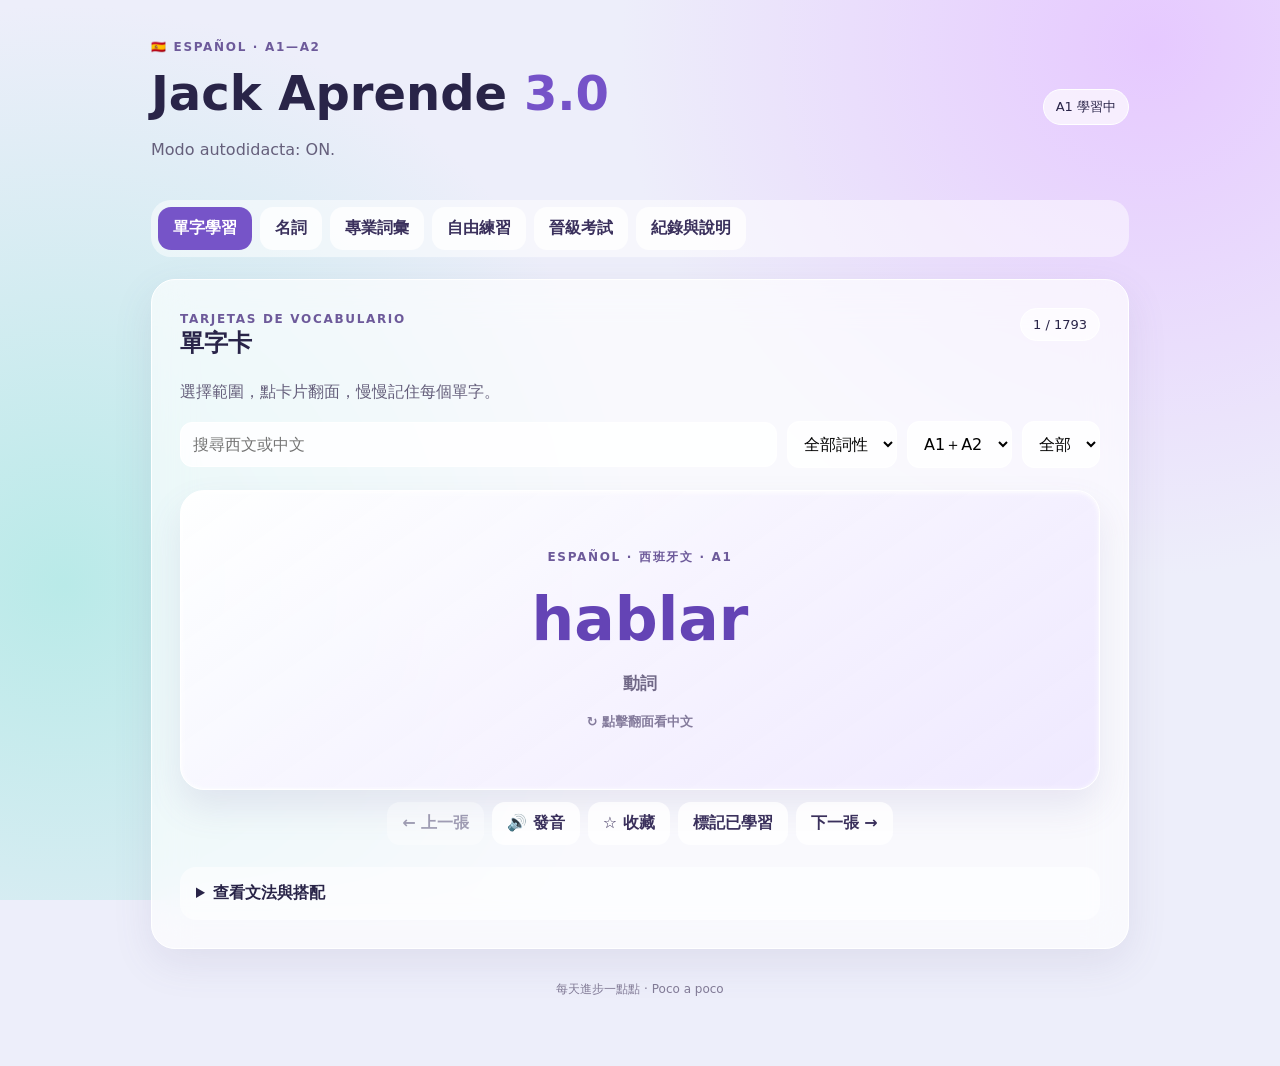
<file: index.html>
<!doctype html><html lang="zh-Hant"><head><meta charset="utf-8"><meta name="viewport" content="width=device-width,initial-scale=1"><meta name="theme-color" content="#ede9fa"><meta name="description" content="Jack Aprende 西班牙文學習"><link rel="manifest" href="manifest.webmanifest"><link rel="icon" href="icon.svg" type="image/svg+xml"><link rel="stylesheet" href="style-v25.css"><title>Jack Aprende 3.0</title></head><body><main><header><div><span class="eyebrow">🇪🇸 ESPAÑOL · A1—A2</span><h1>Jack Aprende <span>3.0</span></h1><p>Modo autodidacta: ON.</p></div><div id="status" class="badge"></div></header><nav aria-label="主要導覽"><button data-page="learn">單字學習</button><button data-page="nouns">名詞</button><button data-page="professional">專業詞彙</button><button data-page="practice">自由練習</button><button data-page="exam">晉級考試</button><button data-page="about">紀錄與說明</button></nav><div id="app" aria-live="polite"></div><footer>每天進步一點點 · Poco a poco</footer></main><script src="data.js?v=26"></script><script src="app-v26.js"></script></body></html>
</file>
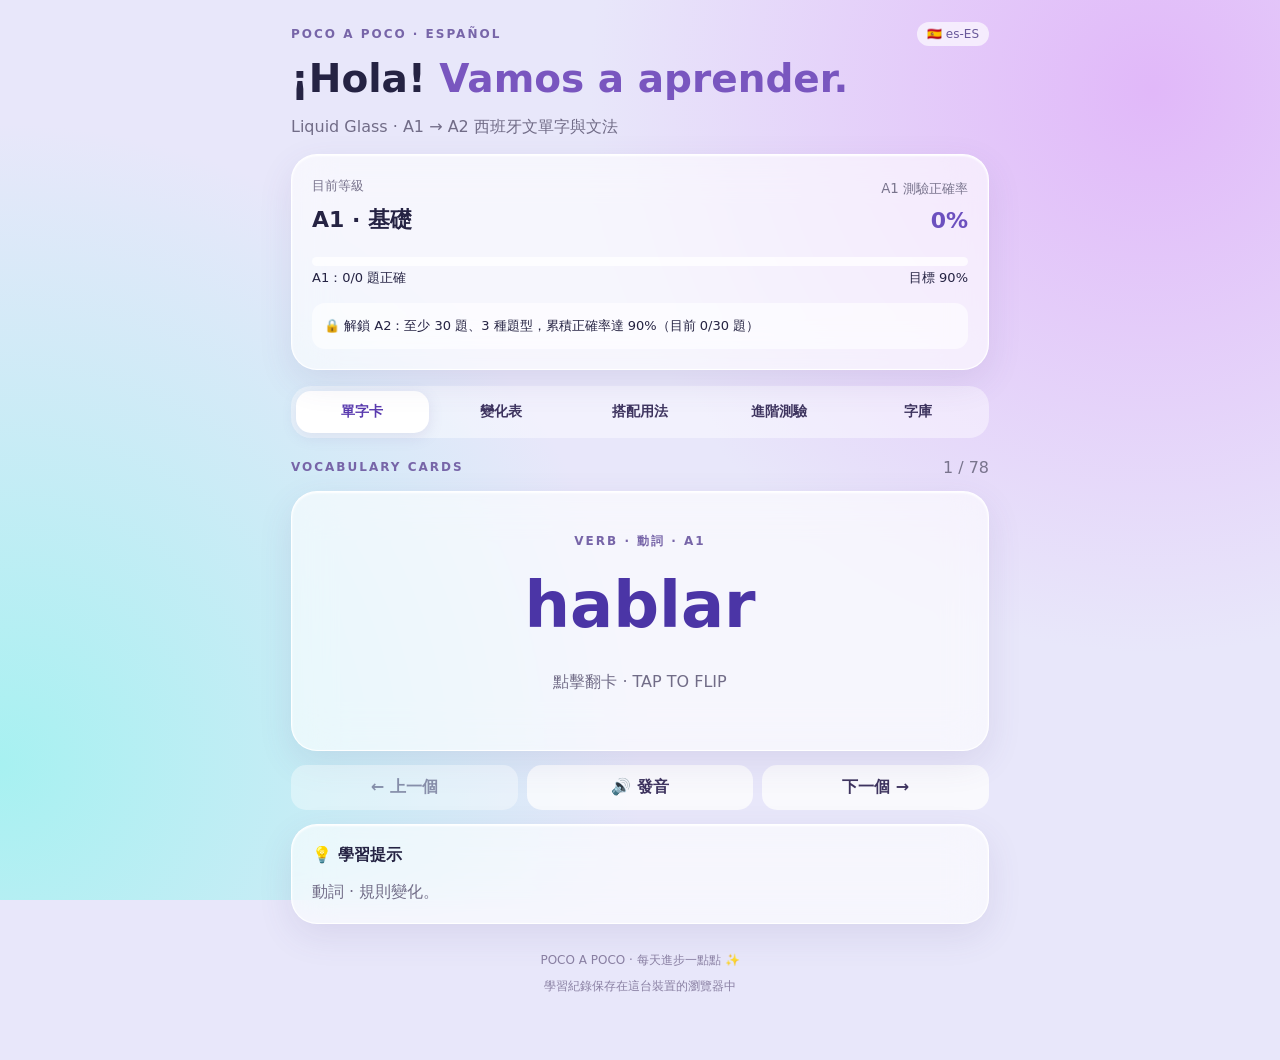
<file: legacy-2.1.html>
<!doctype html><html lang="zh-Hant"><head><meta charset="utf-8"><meta name="viewport" content="width=device-width,initial-scale=1"><title>Poco a Poco｜西班牙文學習</title><meta name="theme-color" content="#e8e7fa"><meta name="apple-mobile-web-app-capable" content="yes"><meta name="apple-mobile-web-app-status-bar-style" content="default"><meta name="apple-mobile-web-app-title" content="Poco a Poco"><meta name="description" content="A1–A2 西班牙文單字、變位與進階測驗"><link rel="manifest" href="manifest.webmanifest"><link rel="apple-touch-icon" href="icon-192.png"><style>
*{box-sizing:border-box}body{margin:0;font-family:system-ui,-apple-system,'Noto Sans TC',sans-serif;color:#252343;background:radial-gradient(circle at 90% 10%,#e1b8f9,transparent 40%),radial-gradient(circle at 0% 85%,#a7f1f1,transparent 43%),#e8e7fa;background-attachment:fixed}main{max-width:730px;margin:auto;padding:22px 16px 65px}.glass{background:#ffffff9c;border:1px solid #ffffffed;box-shadow:0 12px 35px #58458d1c,inset 0 1px 2px white;backdrop-filter:blur(20px);border-radius:26px;padding:20px;margin:14px 0}h1{font-size:clamp(27px,6vw,39px);margin:10px 0 4px}h2{font-size:22px;margin:10px 0}p{color:#716c87}small,.muted{color:#79748d}.eyebrow{font-size:12px;letter-spacing:2px;font-weight:800;color:#7765a8}.row{display:flex;align-items:center;justify-content:space-between;gap:10px}.bar{height:9px;border-radius:9px;background:#ffffffbd;overflow:hidden;margin-top:12px}.bar>div{height:100%;background:linear-gradient(90deg,#7779ec,#c675dc);transition:width .2s}button,input,select{font:inherit}button{cursor:pointer;border:0;border-radius:15px;padding:12px 14px;background:#ffffffbd;color:#3e345f;font-weight:700}button:disabled{opacity:.5;cursor:not-allowed}button.primary{background:linear-gradient(115deg,#6851c6,#a371df);color:white}nav{display:flex;gap:6px;background:#ffffff6b;padding:5px;border-radius:20px;margin-top:16px}nav button{flex:1;font-size:14px;background:transparent}nav button.on{background:white;color:#5a3baf;box-shadow:0 4px 15px #7a62a024}.card{min-height:260px;display:flex;align-items:center;justify-content:center;flex-direction:column;text-align:center;cursor:pointer}.word{font-size:clamp(40px,9vw,64px);font-weight:850;color:#4b35a6;overflow-wrap:anywhere}.buttons{display:flex;gap:9px}.buttons>*{flex:1}.hide{display:none!important}.grid{display:grid;grid-template-columns:repeat(2,minmax(0,1fr));gap:8px}.cell{background:#ffffffa3;padding:11px;border-radius:12px;font-size:13px;overflow-wrap:anywhere}.red{color:#d62d54;font-weight:800}.label{font-size:11px;color:#807993}.opt{display:block;width:100%;text-align:left;margin:9px 0;background:#ffffffb3;border:1px solid #ffffff;border-radius:14px;padding:14px}.opt.right{background:#d4f6e5;border-color:#51a87e}.opt.wrong{background:#ffe1e8;border-color:#d85e80}.textentry{width:100%;border:1px solid #ffffff;border-radius:14px;background:#fffdfdd9;padding:14px;font-size:17px;outline-color:#9575d9}.chip{display:inline-block;background:#ffffffa8;padding:5px 10px;border-radius:20px;font-size:12px;color:#69589a}.stats{font-size:13px;line-height:1.9}#feedback{font-weight:700;margin-top:12px;min-height:23px}.footer{text-align:center;font-size:12px;margin-top:28px;color:#8a80a3}select{background:#fff9;border:1px solid white;border-radius:12px;padding:8px;max-width:100%}.topbar{display:flex;justify-content:space-between;align-items:center}.hint{background:#fff9;padding:12px;border-radius:13px;font-size:13px;margin-top:12px;line-height:1.7}@media(max-width:380px){.glass{padding:15px}nav button{font-size:12px;padding:10px 4px}.buttons button{font-size:12px;padding:10px 4px}}
nav{flex-wrap:wrap} nav button{min-width:0;white-space:nowrap} </style></head><body><main><div class="topbar"><span class="eyebrow">POCO A POCO · ESPAÑOL</span><span class="chip">🇪🇸 es-ES</span></div><h1>¡Hola! <span style="color:#7956bf">Vamos a aprender.</span></h1><p>Liquid Glass · A1 → A2 西班牙文單字與文法</p><section class="glass"><div class="row"><div><small>目前等級</small><h2 id="level">A1 基礎</h2></div><div style="text-align:right"><small>A1 測驗正確率</small><h2 id="score" style="color:#6c50bf">0%</h2></div></div><div class="bar"><div id="progress" style="width:0%"></div></div><div class="row stats"><span id="count"></span><span>目標 90%</span></div><div id="lock" class="hint"></div></section><nav><button data-tab="cards" class="on">單字卡</button><button data-tab="grammar">變化表</button><button data-tab="uses">搭配用法</button><button data-tab="quiz">進階測驗</button><button data-tab="library">字庫</button></nav>
<section id="cards"><div class="row" style="margin-top:20px"><span class="eyebrow">VOCABULARY CARDS</span><span id="position" class="muted"></span></div><div id="flash" class="glass card" tabindex="0" role="button"><span id="kind" class="eyebrow"></span><div id="word" class="word" style="margin-top:18px"></div><div id="meaning" style="font-size:21px;margin-top:14px"></div><p id="fliptext">點擊翻卡 · TAP TO FLIP</p></div><div class="buttons"><button id="prev">← 上一個</button><button id="speak">🔊 發音</button><button id="next">下一個 →</button></div><div class="glass"><b>💡 學習提示</b><p id="tip" style="margin-bottom:0"></p></div></section>
<section id="grammar" class="hide"><div class="glass"><div class="eyebrow">GRAMMAR LAB</div><div id="grammarbody"></div></div><div class="buttons"><button id="gprev">← 上一個</button><button id="gspeak">🔊 發音</button><button id="gnext">下一個 →</button></div></section>
<section id="uses" class="hide"><div class="glass"><div class="eyebrow">USOS Y EJEMPLOS</div><div id="usesbody"></div></div><div class="buttons"><button id="uprev">← 上一個動詞</button><button id="unext">下一個動詞 →</button></div></section><section id="quiz" class="hide"><div class="glass"><div class="row"><span class="eyebrow">CHALLENGE MODE</span><span id="qnum" class="chip"></span></div><div class="row" style="margin-top:14px"><label>難度 <select id="difficulty"><option value="mixed">混合挑戰</option><option value="hard">高難度填空</option><option value="choice">干擾選擇題</option></select></label><span class="chip" id="qtype"></span></div><h2 id="question" style="margin:24px 0 16px"></h2><div id="qarea"></div><div id="feedback"></div><button id="submit" class="primary" style="width:100%;margin-top:12px">確認答案</button><button id="nextq" class="primary hide" style="width:100%;margin-top:12px">下一題 →</button></div><div class="hint">填空題接受大小寫及重音符號的標準拼寫；必須填寫完整答案。錯誤會計入成績，不能靠重複點選同一題洗分。</div></section>
<section id="library" class="hide"><div class="glass"><h2>單字資料庫</h2><div class="row"><select id="filter"><option value="all">全部已解鎖</option><option value="v">動詞</option><option value="n">名詞</option><option value="a">形容詞</option></select><span id="librarycount" class="chip"></span></div><div id="librarybody" style="margin-top:14px"></div></div></section>
<div class="footer">POCO A POCO · 每天進步一點點 ✨<div style="margin-top:9px">學習紀錄保存在這台裝置的瀏覽器中</div></div></main><script>window.addEventListener("error",function(e){var el=document.getElementById("word");if(el&&!el.textContent.trim())el.textContent="載入發生錯誤，請重新整理";});const DATA=[{"w": "hablar", "zh": "說話", "t": "v", "level": "A1", "p": ["hablo", "hablas", "habla", "hablamos", "habláis", "hablan"], "s": ["hablé", "hablaste", "habló", "hablamos", "hablasteis", "hablaron"], "part": "hablado", "ger": "hablando", "irr": {"p": false, "s": false, "part": false, "ger": false}}, {"w": "bailar", "zh": "跳舞", "t": "v", "level": "A1", "p": ["bailo", "bailas", "baila", "bailamos", "bailáis", "bailan"], "s": ["bailé", "bailaste", "bailó", "bailamos", "bailasteis", "bailaron"], "part": "bailado", "ger": "bailando", "irr": {"p": false, "s": false, "part": false, "ger": false}}, {"w": "trabajar", "zh": "工作", "t": "v", "level": "A1", "p": ["trabajo", "trabajas", "trabaja", "trabajamos", "trabajáis", "trabajan"], "s": ["trabajé", "trabajaste", "trabajó", "trabajamos", "trabajasteis", "trabajaron"], "part": "trabajado", "ger": "trabajando", "irr": {"p": false, "s": false, "part": false, "ger": false}}, {"w": "estudiar", "zh": "學習", "t": "v", "level": "A1", "p": ["estudio", "estudias", "estudia", "estudiamos", "estudiáis", "estudian"], "s": ["estudié", "estudiaste", "estudió", "estudiamos", "estudiasteis", "estudiaron"], "part": "estudiado", "ger": "estudiando", "irr": {"p": false, "s": false, "part": false, "ger": false}}, {"w": "comprar", "zh": "購買", "t": "v", "level": "A1", "p": ["compro", "compras", "compra", "compramos", "compráis", "compran"], "s": ["compré", "compraste", "compró", "compramos", "comprasteis", "compraron"], "part": "comprado", "ger": "comprando", "irr": {"p": false, "s": false, "part": false, "ger": false}}, {"w": "mirar", "zh": "觀看", "t": "v", "level": "A1", "p": ["miro", "miras", "mira", "miramos", "miráis", "miran"], "s": ["miré", "miraste", "miró", "miramos", "mirasteis", "miraron"], "part": "mirado", "ger": "mirando", "irr": {"p": false, "s": false, "part": false, "ger": false}}, {"w": "viajar", "zh": "旅行", "t": "v", "level": "A1", "p": ["viajo", "viajas", "viaja", "viajamos", "viajáis", "viajan"], "s": ["viajé", "viajaste", "viajó", "viajamos", "viajasteis", "viajaron"], "part": "viajado", "ger": "viajando", "irr": {"p": false, "s": false, "part": false, "ger": false}}, {"w": "escuchar", "zh": "聆聽", "t": "v", "level": "A1", "p": ["escucho", "escuchas", "escucha", "escuchamos", "escucháis", "escuchan"], "s": ["escuché", "escuchaste", "escuchó", "escuchamos", "escuchasteis", "escucharon"], "part": "escuchado", "ger": "escuchando", "irr": {"p": false, "s": false, "part": false, "ger": false}}, {"w": "comer", "zh": "吃", "t": "v", "level": "A1", "p": ["como", "comes", "come", "comemos", "coméis", "comen"], "s": ["comí", "comiste", "comió", "comimos", "comisteis", "comieron"], "part": "comido", "ger": "comiendo", "irr": {"p": false, "s": false, "part": false, "ger": false}}, {"w": "beber", "zh": "喝", "t": "v", "level": "A1", "p": ["bebo", "bebes", "bebe", "bebemos", "bebéis", "beben"], "s": ["bebí", "bebiste", "bebió", "bebimos", "bebisteis", "bebieron"], "part": "bebido", "ger": "bebiendo", "irr": {"p": false, "s": false, "part": false, "ger": false}}, {"w": "aprender", "zh": "學會", "t": "v", "level": "A1", "p": ["aprendo", "aprendes", "aprende", "aprendemos", "aprendéis", "aprenden"], "s": ["aprendí", "aprendiste", "aprendió", "aprendimos", "aprendisteis", "aprendieron"], "part": "aprendido", "ger": "aprendiendo", "irr": {"p": false, "s": false, "part": false, "ger": false}}, {"w": "vender", "zh": "販售", "t": "v", "level": "A1", "p": ["vendo", "vendes", "vende", "vendemos", "vendéis", "venden"], "s": ["vendí", "vendiste", "vendió", "vendimos", "vendisteis", "vendieron"], "part": "vendido", "ger": "vendiendo", "irr": {"p": false, "s": false, "part": false, "ger": false}}, {"w": "vivir", "zh": "居住", "t": "v", "level": "A1", "p": ["vivo", "vives", "vive", "vivimos", "vivís", "viven"], "s": ["viví", "viviste", "vivió", "vivimos", "vivisteis", "vivieron"], "part": "vivido", "ger": "viviendo", "irr": {"p": false, "s": false, "part": false, "ger": false}}, {"w": "escribir", "zh": "寫", "t": "v", "level": "A1", "p": ["escribo", "escribes", "escribe", "escribimos", "escribís", "escriben"], "s": ["escribí", "escribiste", "escribió", "escribimos", "escribisteis", "escribieron"], "part": "escrito", "ger": "escribiendo", "irr": {"p": false, "s": false, "part": true, "ger": false}}, {"w": "abrir", "zh": "打開", "t": "v", "level": "A1", "p": ["abro", "abres", "abre", "abrimos", "abrís", "abren"], "s": ["abrí", "abriste", "abrió", "abrimos", "abristeis", "abrieron"], "part": "abierto", "ger": "abriendo", "irr": {"p": false, "s": false, "part": true, "ger": false}}, {"w": "recibir", "zh": "收到", "t": "v", "level": "A1", "p": ["recibo", "recibes", "recibe", "recibimos", "recibís", "reciben"], "s": ["recibí", "recibiste", "recibió", "recibimos", "recibisteis", "recibieron"], "part": "recibido", "ger": "recibiendo", "irr": {"p": false, "s": false, "part": false, "ger": false}}, {"w": "tener", "zh": "有", "t": "v", "level": "A1", "p": ["tengo", "tienes", "tiene", "tenemos", "tenéis", "tienen"], "s": ["tuve", "tuviste", "tuvo", "tuvimos", "tuvisteis", "tuvieron"], "part": "tenido", "ger": "teniendo", "irr": {"p": true, "s": true, "part": false, "ger": false}}, {"w": "hacer", "zh": "做", "t": "v", "level": "A1", "p": ["hago", "haces", "hace", "hacemos", "hacéis", "hacen"], "s": ["hice", "hiciste", "hizo", "hicimos", "hicisteis", "hicieron"], "part": "hecho", "ger": "haciendo", "irr": {"p": true, "s": true, "part": true, "ger": false}}, {"w": "ir", "zh": "去", "t": "v", "level": "A1", "p": ["voy", "vas", "va", "vamos", "vais", "van"], "s": ["fui", "fuiste", "fue", "fuimos", "fuisteis", "fueron"], "part": "ido", "ger": "yendo", "irr": {"p": true, "s": true, "part": false, "ger": true}}, {"w": "ser", "zh": "是（本質）", "t": "v", "level": "A1", "p": ["soy", "eres", "es", "somos", "sois", "son"], "s": ["fui", "fuiste", "fue", "fuimos", "fuisteis", "fueron"], "part": "sido", "ger": "siendo", "irr": {"p": true, "s": true, "part": false, "ger": true}}, {"w": "estar", "zh": "是／在（狀態）", "t": "v", "level": "A1", "p": ["estoy", "estás", "está", "estamos", "estáis", "están"], "s": ["estuve", "estuviste", "estuvo", "estuvimos", "estuvisteis", "estuvieron"], "part": "estado", "ger": "estando", "irr": {"p": true, "s": true, "part": false, "ger": false}}, {"w": "ver", "zh": "看見", "t": "v", "level": "A1", "p": ["veo", "ves", "ve", "vemos", "veis", "ven"], "s": ["vi", "viste", "vio", "vimos", "visteis", "vieron"], "part": "visto", "ger": "viendo", "irr": {"p": true, "s": true, "part": true, "ger": true}}, {"w": "dar", "zh": "給", "t": "v", "level": "A1", "p": ["doy", "das", "da", "damos", "dais", "dan"], "s": ["di", "diste", "dio", "dimos", "disteis", "dieron"], "part": "dado", "ger": "dando", "irr": {"p": true, "s": true, "part": false, "ger": false}}, {"w": "poner", "zh": "放置", "t": "v", "level": "A1", "p": ["pongo", "pones", "pone", "ponemos", "ponéis", "ponen"], "s": ["puse", "pusiste", "puso", "pusimos", "pusisteis", "pusieron"], "part": "puesto", "ger": "poniendo", "irr": {"p": true, "s": true, "part": true, "ger": false}}, {"w": "venir", "zh": "來", "t": "v", "level": "A1", "p": ["vengo", "vienes", "viene", "venimos", "venís", "vienen"], "s": ["vine", "viniste", "vino", "vinimos", "vinisteis", "vinieron"], "part": "venido", "ger": "viniendo", "irr": {"p": true, "s": true, "part": false, "ger": true}}, {"w": "salir", "zh": "出去", "t": "v", "level": "A1", "p": ["salgo", "sales", "sale", "salimos", "salís", "salen"], "s": ["salí", "saliste", "salió", "salimos", "salisteis", "salieron"], "part": "salido", "ger": "saliendo", "irr": {"p": true, "s": false, "part": false, "ger": false}}, {"w": "dormir", "zh": "睡覺", "t": "v", "level": "A1", "p": ["duermo", "duermes", "duerme", "dormimos", "dormís", "duermen"], "s": ["dormí", "dormiste", "durmió", "dormimos", "dormisteis", "durmieron"], "part": "dormido", "ger": "durmiendo", "irr": {"p": true, "s": true, "part": false, "ger": true}}, {"w": "querer", "zh": "想要", "t": "v", "level": "A1", "p": ["quiero", "quieres", "quiere", "queremos", "queréis", "quieren"], "s": ["quise", "quisiste", "quiso", "quisimos", "quisisteis", "quisieron"], "part": "querido", "ger": "queriendo", "irr": {"p": true, "s": true, "part": false, "ger": false}}, {"w": "poder", "zh": "能夠", "t": "v", "level": "A1", "p": ["puedo", "puedes", "puede", "podemos", "podéis", "pueden"], "s": ["pude", "pudiste", "pudo", "pudimos", "pudisteis", "pudieron"], "part": "podido", "ger": "pudiendo", "irr": {"p": true, "s": true, "part": false, "ger": true}}, {"w": "saber", "zh": "知道", "t": "v", "level": "A1", "p": ["sé", "sabes", "sabe", "sabemos", "sabéis", "saben"], "s": ["supe", "supiste", "supo", "supimos", "supisteis", "supieron"], "part": "sabido", "ger": "sabiendo", "irr": {"p": true, "s": true, "part": false, "ger": false}}, {"w": "pedir", "zh": "請求／點餐", "t": "v", "level": "A2", "p": ["pido", "pides", "pide", "pedimos", "pedís", "piden"], "s": ["pedí", "pediste", "pidió", "pedimos", "pedisteis", "pidieron"], "part": "pedido", "ger": "pidiendo", "irr": {"p": true, "s": true, "part": false, "ger": true}}, {"w": "volver", "zh": "返回", "t": "v", "level": "A2", "p": ["vuelvo", "vuelves", "vuelve", "volvemos", "volvéis", "vuelven"], "s": ["volví", "volviste", "volvió", "volvimos", "volvisteis", "volvieron"], "part": "vuelto", "ger": "volviendo", "irr": {"p": true, "s": false, "part": true, "ger": false}}, {"w": "decir", "zh": "說／告訴", "t": "v", "level": "A2", "p": ["digo", "dices", "dice", "decimos", "decís", "dicen"], "s": ["dije", "dijiste", "dijo", "dijimos", "dijisteis", "dijeron"], "part": "dicho", "ger": "diciendo", "irr": {"p": true, "s": true, "part": true, "ger": true}}, {"w": "seguir", "zh": "繼續／跟隨", "t": "v", "level": "A2", "p": ["sigo", "sigues", "sigue", "seguimos", "seguís", "siguen"], "s": ["seguí", "seguiste", "siguió", "seguimos", "seguisteis", "siguieron"], "part": "seguido", "ger": "siguiendo", "irr": {"p": true, "s": true, "part": false, "ger": true}}, {"w": "sentir", "zh": "感覺", "t": "v", "level": "A2", "p": ["siento", "sientes", "siente", "sentimos", "sentís", "sienten"], "s": ["sentí", "sentiste", "sintió", "sentimos", "sentisteis", "sintieron"], "part": "sentido", "ger": "sintiendo", "irr": {"p": true, "s": true, "part": false, "ger": true}}, {"w": "conseguir", "zh": "取得／設法做到", "t": "v", "level": "A2", "p": ["consigo", "consigues", "consigue", "conseguimos", "conseguís", "consiguen"], "s": ["conseguí", "conseguiste", "consiguió", "conseguimos", "conseguisteis", "consiguieron"], "part": "conseguido", "ger": "consiguiendo", "irr": {"p": true, "s": true, "part": false, "ger": true}}, {"w": "elegir", "zh": "選擇", "t": "v", "level": "A2", "p": ["elijo", "eliges", "elige", "elegimos", "elegís", "eligen"], "s": ["elegí", "elegiste", "eligió", "elegimos", "elegisteis", "eligieron"], "part": "elegido", "ger": "eligiendo", "irr": {"p": true, "s": true, "part": false, "ger": false}}, {"w": "conocer", "zh": "認識", "t": "v", "level": "A2", "p": ["conozco", "conoces", "conoce", "conocemos", "conocéis", "conocen"], "s": ["conocí", "conociste", "conoció", "conocimos", "conocisteis", "conocieron"], "part": "conocido", "ger": "conociendo", "irr": {"p": true, "s": false, "part": false, "ger": false}}, {"w": "traer", "zh": "帶來", "t": "v", "level": "A2", "p": ["traigo", "traes", "trae", "traemos", "traéis", "traen"], "s": ["traje", "trajiste", "trajo", "trajimos", "trajisteis", "trajeron"], "part": "traído", "ger": "trayendo", "irr": {"p": true, "s": true, "part": false, "ger": true}}, {"w": "leer", "zh": "閱讀", "t": "v", "level": "A1", "p": ["leo", "lees", "lee", "leemos", "leéis", "leen"], "s": ["leí", "leíste", "leyó", "leímos", "leísteis", "leyeron"], "part": "leído", "ger": "leyendo", "irr": {"p": false, "s": false, "part": false, "ger": true}}, {"w": "casa", "zh": "家／房子", "t": "n", "level": "A1", "g": "f", "plural": "casas", "count": "可數", "irr": false}, {"w": "libro", "zh": "書", "t": "n", "level": "A1", "g": "m", "plural": "libros", "count": "可數", "irr": false}, {"w": "agua", "zh": "水", "t": "n", "level": "A1", "g": "f", "plural": "aguas", "count": "通常不可數", "irr": true}, {"w": "café", "zh": "咖啡", "t": "n", "level": "A1", "g": "m", "plural": "cafés", "count": "依語意", "irr": false}, {"w": "ciudad", "zh": "城市", "t": "n", "level": "A1", "g": "f", "plural": "ciudades", "count": "可數", "irr": false}, {"w": "luz", "zh": "光／燈", "t": "n", "level": "A1", "g": "f", "plural": "luces", "count": "依語意", "irr": true}, {"w": "coche", "zh": "汽車", "t": "n", "level": "A1", "g": "m", "plural": "coches", "count": "可數", "irr": false}, {"w": "calle", "zh": "街道", "t": "n", "level": "A1", "g": "f", "plural": "calles", "count": "可數", "irr": false}, {"w": "mesa", "zh": "桌子", "t": "n", "level": "A1", "g": "f", "plural": "mesas", "count": "可數", "irr": false}, {"w": "silla", "zh": "椅子", "t": "n", "level": "A1", "g": "f", "plural": "sillas", "count": "可數", "irr": false}, {"w": "pan", "zh": "麵包", "t": "n", "level": "A1", "g": "m", "plural": "panes", "count": "依語意", "irr": false}, {"w": "leche", "zh": "牛奶", "t": "n", "level": "A1", "g": "f", "plural": "leches", "count": "通常不可數", "irr": false}, {"w": "arroz", "zh": "米飯", "t": "n", "level": "A1", "g": "m", "plural": "arroces", "count": "通常不可數", "irr": false}, {"w": "tiempo", "zh": "時間／天氣", "t": "n", "level": "A1", "g": "m", "plural": "tiempos", "count": "依語意", "irr": false}, {"w": "día", "zh": "一天", "t": "n", "level": "A1", "g": "m", "plural": "días", "count": "可數", "irr": true}, {"w": "noche", "zh": "夜晚", "t": "n", "level": "A1", "g": "f", "plural": "noches", "count": "可數", "irr": false}, {"w": "mano", "zh": "手", "t": "n", "level": "A1", "g": "f", "plural": "manos", "count": "可數", "irr": true}, {"w": "foto", "zh": "照片", "t": "n", "level": "A1", "g": "f", "plural": "fotos", "count": "可數", "irr": true}, {"w": "problema", "zh": "問題", "t": "n", "level": "A1", "g": "m", "plural": "problemas", "count": "可數", "irr": true}, {"w": "idioma", "zh": "語言", "t": "n", "level": "A1", "g": "m", "plural": "idiomas", "count": "可數", "irr": true}, {"w": "trabajo", "zh": "工作", "t": "n", "level": "A1", "g": "m", "plural": "trabajos", "count": "依語意", "irr": false}, {"w": "amigo", "zh": "朋友", "t": "n", "level": "A1", "g": "m", "plural": "amigos", "count": "可數", "irr": false}, {"w": "familia", "zh": "家庭", "t": "n", "level": "A1", "g": "f", "plural": "familias", "count": "可數", "irr": false}, {"w": "comida", "zh": "食物／餐點", "t": "n", "level": "A1", "g": "f", "plural": "comidas", "count": "依語意", "irr": false}, {"w": "habitación", "zh": "房間", "t": "n", "level": "A1", "g": "f", "plural": "habitaciones", "count": "可數", "irr": false}, {"w": "estación", "zh": "車站", "t": "n", "level": "A1", "g": "f", "plural": "estaciones", "count": "可數", "irr": false}, {"w": "billete", "zh": "票", "t": "n", "level": "A1", "g": "m", "plural": "billetes", "count": "可數", "irr": false}, {"w": "viaje", "zh": "旅行", "t": "n", "level": "A2", "g": "m", "plural": "viajes", "count": "可數", "irr": false}, {"w": "información", "zh": "資訊", "t": "n", "level": "A2", "g": "f", "plural": "informaciones", "count": "通常不可數", "irr": false}, {"w": "oportunidad", "zh": "機會", "t": "n", "level": "A2", "g": "f", "plural": "oportunidades", "count": "可數", "irr": false}, {"w": "experiencia", "zh": "經驗／體驗", "t": "n", "level": "A2", "g": "f", "plural": "experiencias", "count": "依語意", "irr": false}, {"w": "decisión", "zh": "決定", "t": "n", "level": "A2", "g": "f", "plural": "decisiones", "count": "可數", "irr": false}, {"w": "reunión", "zh": "會議", "t": "n", "level": "A2", "g": "f", "plural": "reuniones", "count": "可數", "irr": false}, {"w": "consejo", "zh": "建議", "t": "n", "level": "A2", "g": "m", "plural": "consejos", "count": "可數", "irr": false}, {"w": "equipo", "zh": "團隊／設備", "t": "n", "level": "A2", "g": "m", "plural": "equipos", "count": "可數", "irr": false}, {"w": "presupuesto", "zh": "預算", "t": "n", "level": "A2", "g": "m", "plural": "presupuestos", "count": "可數", "irr": false}, {"w": "recuerdo", "zh": "回憶", "t": "n", "level": "A2", "g": "m", "plural": "recuerdos", "count": "可數", "irr": false}, {"w": "paisaje", "zh": "風景", "t": "n", "level": "A2", "g": "m", "plural": "paisajes", "count": "可數", "irr": false}, {"w": "película", "zh": "電影", "t": "n", "level": "A2", "g": "f", "plural": "películas", "count": "可數", "irr": false}, {"w": "salud", "zh": "健康", "t": "n", "level": "A2", "g": "f", "plural": "saludes", "count": "通常不可數", "irr": false}, {"w": "bonito", "zh": "漂亮", "t": "a", "level": "A1"}, {"w": "grande", "zh": "大", "t": "a", "level": "A1"}, {"w": "pequeño", "zh": "小", "t": "a", "level": "A1"}, {"w": "nuevo", "zh": "新", "t": "a", "level": "A1"}, {"w": "viejo", "zh": "舊／年老", "t": "a", "level": "A1"}, {"w": "bueno", "zh": "好", "t": "a", "level": "A1"}, {"w": "malo", "zh": "壞", "t": "a", "level": "A1"}, {"w": "fácil", "zh": "容易", "t": "a", "level": "A1"}, {"w": "difícil", "zh": "困難", "t": "a", "level": "A1"}, {"w": "rápido", "zh": "快", "t": "a", "level": "A1"}, {"w": "lento", "zh": "慢", "t": "a", "level": "A1"}, {"w": "caro", "zh": "貴", "t": "a", "level": "A1"}, {"w": "barato", "zh": "便宜", "t": "a", "level": "A1"}, {"w": "feliz", "zh": "開心", "t": "a", "level": "A1"}, {"w": "triste", "zh": "難過", "t": "a", "level": "A1"}, {"w": "cansado", "zh": "疲累", "t": "a", "level": "A1"}, {"w": "ocupado", "zh": "忙碌", "t": "a", "level": "A1"}, {"w": "libre", "zh": "空閒／自由", "t": "a", "level": "A1"}, {"w": "importante", "zh": "重要", "t": "a", "level": "A1"}, {"w": "interesante", "zh": "有趣", "t": "a", "level": "A1"}, {"w": "necesario", "zh": "必要", "t": "a", "level": "A2"}, {"w": "posible", "zh": "可能", "t": "a", "level": "A2"}, {"w": "seguro", "zh": "安全／確定", "t": "a", "level": "A2"}, {"w": "cómodo", "zh": "舒適", "t": "a", "level": "A2"}, {"w": "diferente", "zh": "不同", "t": "a", "level": "A2"}, {"w": "siguiente", "zh": "下一個", "t": "a", "level": "A2"}, {"w": "anterior", "zh": "上一個", "t": "a", "level": "A2"}, {"w": "disponible", "zh": "可用／有空", "t": "a", "level": "A2"}, {"w": "suficiente", "zh": "足夠", "t": "a", "level": "A2"}, {"w": "orgulloso", "zh": "驕傲", "t": "a", "level": "A2"}];</script><script>
(()=>{'use strict';const $=id=>document.getElementById(id),people=['yo','tú','él / ella','nosotros','vosotros','ellos / ellas'],haber=['he','has','ha','hemos','habéis','han'],estar=['estoy','estás','está','estamos','estáis','están'];const USES={"hablar": [["hablar de alguien / algo", "談論某人或某事", "Hablamos de ti.", "我們談論你。"], ["hablar con alguien", "與某人交談", "Hablo con mi profesora.", "我跟老師說話。"], ["hablar sobre algo", "討論某主題", "Hablamos sobre el viaje.", "我們討論旅行。"], ["hablar en un idioma", "用某語言交談", "Hablo en español.", "我用西班牙文說話。"], ["hablar por teléfono", "通電話", "Hablo por teléfono.", "我在講電話。"]], "bailar": [["bailar con alguien", "與某人跳舞", "Bailo con Ana.", "我和 Ana 跳舞。"]], "trabajar": [["trabajar en un lugar", "在某地工作", "Trabajo en un estudio.", "我在攝影棚工作。"], ["trabajar para alguien", "為某人工作", "Trabajo para un fotógrafo.", "我為攝影師工作。"]], "estudiar": [["estudiar para un examen", "為考試讀書", "Estudio para el examen.", "我為考試讀書。"]], "comprar": [["comprar algo para alguien", "買東西給某人", "Compro flores para ti.", "我買花給你。"]], "mirar": [["mirar a alguien", "看著某人", "Mira a la cámara.", "看著相機。"]], "viajar": [["viajar a un lugar", "去某地旅行", "Viajo a España.", "我去西班牙旅行。"], ["viajar en un medio de transporte", "搭乘交通工具旅行", "Viajo en tren.", "我搭火車旅行。"]], "escuchar": [["escuchar a alguien", "聽某人說話", "Escucho a mi profesora.", "我聽老師說話。"]], "comer": [["comer con alguien", "與某人吃飯", "Como con mis amigos.", "我和朋友吃飯。"]], "beber": [["beber algo", "喝某物（直接受詞）", "Bebo agua.", "我喝水。"]], "aprender": [["aprender a + infinitivo", "學會做某事", "Aprendo a cocinar.", "我學做飯。"]], "vender": [["vender algo a alguien", "賣東西給某人", "Vendo mi coche a un amigo.", "我把車賣給朋友。"]], "vivir": [["vivir en un lugar", "住在某地", "Vivo en Taichung.", "我住在台中。"], ["vivir con alguien", "與某人同住", "Vivo con mi pareja.", "我和伴侶同住。"]], "escribir": [["escribir a alguien", "寫信給某人", "Escribo a mi profesora.", "我寫信給老師。"]], "abrir": [["abrir algo con algo", "用某物打開", "Abro la puerta con una llave.", "我用鑰匙開門。"]], "recibir": [["recibir algo de alguien", "收到某人給的東西", "Recibo un correo de Ana.", "我收到 Ana 的郵件。"]], "tener": [["tener que + infinitivo", "必須做某事", "Tengo que trabajar.", "我必須工作。"], ["tener ganas de + infinitivo", "想做某事", "Tengo ganas de viajar.", "我想旅行。"]], "hacer": [["hacer algo para alguien", "為某人做某事", "Hago una foto para ti.", "我為你拍一張照片。"]], "ir": [["ir a un lugar", "去某地", "Voy al estudio.", "我去攝影棚。"], ["ir a + infinitivo", "打算做某事", "Voy a estudiar.", "我打算讀書。"], ["ir en coche", "搭汽車去", "Voy en coche.", "我開車或搭車去。"]], "ser": [["ser de un lugar", "來自某地", "Soy de Taiwán.", "我來自台灣。"]], "estar": [["estar en un lugar", "位於某地", "Estoy en casa.", "我在家。"], ["estar de vacaciones", "正在度假", "Estoy de vacaciones.", "我正在度假。"]], "ver": [["ver a alguien", "見到某人", "Veo a Ana.", "我看到 Ana。"]], "dar": [["dar algo a alguien", "給某人某物", "Doy un libro a Ana.", "我給 Ana 一本書。"]], "poner": [["poner algo en un lugar", "把東西放在某處", "Pongo el libro en la mesa.", "我把書放在桌上。"]], "venir": [["venir de un lugar", "從某地來", "Vengo de casa.", "我從家裡來。"]], "salir": [["salir de un lugar", "離開某地", "Salgo de casa.", "我離開家。"], ["salir con alguien", "與某人外出／交往", "Salgo con mis amigos.", "我和朋友出去。"]], "dormir": [["dormir bien / mal", "睡得好／不好", "Duermo mal.", "我睡不好。"]], "querer": [["querer + infinitivo", "想做某事", "Quiero aprender español.", "我想學西班牙文。"]], "poder": [["poder + infinitivo", "能做某事", "Puedo ayudarte.", "我可以幫你。"]], "saber": [["saber + infinitivo", "懂得如何做某事", "Sé cocinar.", "我會做飯。"]], "pedir": [["pedir algo a alguien", "向某人要求某物", "Pido ayuda a Ana.", "我向 Ana 求助。"]], "volver": [["volver a un lugar", "返回某地", "Vuelvo a casa.", "我回家。"], ["volver a + infinitivo", "再次做某事", "Vuelvo a intentarlo.", "我再試一次。"]], "decir": [["decir algo a alguien", "告訴某人某事", "Le digo la verdad a Ana.", "我告訴 Ana 真相。"]], "seguir": [["seguir + gerundio", "繼續做某事", "Sigo estudiando.", "我繼續讀書。"]], "sentir": [["sentirse + adjetivo", "感覺如何", "Me siento cansado.", "我感到疲累。"]], "conseguir": [["conseguir + infinitivo", "成功做到某事", "Consigo terminar el trabajo.", "我成功完成工作。"]], "elegir": [["elegir entre dos opciones", "在兩個選項中選擇", "Elijo entre dos opciones.", "我在兩個選項中選擇。"]], "conocer": [["conocer a alguien", "認識某人", "Conozco a Ana.", "我認識 Ana。"]], "traer": [["traer algo de un lugar", "從某地帶來某物", "Traigo vino de España.", "我從西班牙帶來酒。"]], "leer": [["leer sobre algo", "閱讀某主題", "Leo sobre fotografía.", "我閱讀攝影相關內容。"]]};const pastEstar=["estaba","estabas","estaba","estábamos","estabais","estaban"];let state={attempts:[],index:0,tab:'cards',flip:false,qn:0};try{const x=JSON.parse(localStorage.getItem('poco-v2-expanded')||'{}');if(x&&Array.isArray(x.attempts))state={...state,...x}}catch(e){}const save=()=>{try{localStorage.setItem('poco-v2-expanded',JSON.stringify(state))}catch(e){}};const a1=DATA.filter(x=>x.level==='A1'),a2=DATA.filter(x=>x.level==='A2');const eligible=()=>{const a=state.attempts.filter(x=>x.level==='A1'),types=new Set(a.map(x=>x.kind));return a.length>=30&&a.filter(x=>x.ok).length/a.length>=.9&&types.size>=3};const bank=()=>eligible()?DATA:a1;let question=null,done=false;function stats(){const a=state.attempts.filter(x=>x.level==='A1'),pct=a.length?Math.round(100*a.filter(x=>x.ok).length/a.length):0;$('score').textContent=pct+'%';$('progress').style.width=pct+'%';$('count').textContent=`A1：${a.filter(x=>x.ok).length}/${a.length} 題正確`;$('level').textContent=eligible()?'A2 · 已解鎖':'A1 · 基礎';$('lock').textContent=eligible()?'🔓 A2 已解鎖！可學習進階單字':`🔒 解鎖 A2：至少 30 題、3 種題型，累積正確率達 90%（目前 ${a.length}/30 題）`}
function tip(w){if(w.t==='v')return `動詞 · ${w.irr.p||w.irr.s||w.irr.part||w.irr.ger?'含不規則變化，請留意變化表中的紅字':'規則變化'}。`;if(w.t==='n')return `名詞 · ${w.g==='f'?'陰性':'陽性'} · ${w.count}。${w.w==='agua'?'agua 是陰性名詞，但單數通常使用 el agua。':''}`;return '形容詞：注意陰陽性與單複數配合。'}
function showCard(){const w=bank()[state.index]||bank()[0];$('position').textContent=`${state.index+1} / ${bank().length}`;$('kind').textContent=({v:'VERB · 動詞',n:'NOUN · 名詞',a:'ADJECTIVE · 形容詞'})[w.t]+' · '+w.level;$('word').textContent=state.flip?w.zh:w.w;$('meaning').textContent=state.flip?w.w:'';$('fliptext').textContent=state.flip?'點擊返回正面':'點擊翻卡 · TAP TO FLIP';$('tip').textContent=tip(w);$('prev').disabled=state.index===0;$('next').disabled=state.index===bank().length-1}
const red=(x,b)=>b?`<span class="red">${x}</span>`:x;function grammar(){const w=bank()[state.index],v=w.t==='v';let h=`<h2 style="color:#5335a4;font-size:31px">${w.w}</h2><p>${w.zh} · ${w.level}</p>`;if(v){for(const [title,arr,flag] of [['現在式 · Presente',w.p,w.irr.p],['簡單過去式 · Pretérito indefinido',w.s,w.irr.s],['現在完成式 · Pretérito perfecto',haber.map(x=>x+' '+w.part),w.irr.part],['現在進行式 · Estar + gerundio',estar.map(x=>x+' '+w.ger),w.irr.ger],['過去進行式 · Estar (imperfecto) + gerundio',pastEstar.map(x=>x+' '+w.ger),w.irr.ger]]){h+=`<h3 style="margin-top:23px">${title}</h3><div class="grid">`;people.forEach((p,i)=>{let irregular=flag;if(title.startsWith('現在式')&&w.w==='tener')irregular=i!==3&&i!==4;if(title.startsWith('現在式')&&['dormir','querer','poder','volver','sentir'].includes(w.w))irregular=[0,1,2,5].includes(i);h+=`<div class="cell"><span class="label">${p}</span><div style="font-weight:700">${red(arr[i],irregular)}</div></div>`});h+='</div>'}h+='<p style="font-size:12px">紅字提示不規則變化；現在完成式使用 haber + 過去分詞，現在進行式使用 estar + 副動詞（gerundio）；過去進行式表示過去某時正在進行的動作。</p>'}else if(w.t==='n'){const art=w.g==='f'?'la':'el',part=w.g==='f'?'las':'los';h+=`<div class="grid"><div class="cell"><span class="label">單數</span><h3>${w.w==='agua'?'el':art} ${w.w}</h3></div><div class="cell"><span class="label">複數</span><h3>${red(part+' '+w.plural,w.irr)}</h3></div><div class="cell">性別：${w.g==='f'?'陰性':'陽性'}</div><div class="cell">${w.count}</div></div>`;if(w.w==='agua')h+='<p>注意：agua 是陰性，因重音 a 開頭，單數通常使用 el agua；形容詞仍採陰性。</p>';if(w.count.includes('不可數'))h+='<p>複數形式通常只在特定語境下使用。</p>'}else{h+='<p>形容詞會依修飾的名詞調整性數；例如 bonito → bonita / bonitos / bonitas。部分形容詞如 grande、fácil、feliz 沒有陰陽性字尾差異。</p>'}$('grammarbody').innerHTML=h}
function uses(){const w=bank()[state.index];$('usesbody').innerHTML=`<h2>${w.w}</h2><p>${w.zh}</p>`+(USES[w.w]||[]).map((r,i)=>`<div class="cell" style="margin:12px 0"><h3>${r[0]}</h3><p>${r[1]}</p><b>${r[2]}</b><p>${r[3]}</p><button data-example="${i}">🔊 例句發音</button></div>`).join('');if(!USES[w.w])$('usesbody').innerHTML+='<p>此單字不是動詞，請切換至其他動詞。</p>';document.querySelectorAll('[data-example]').forEach(b=>b.onclick=()=>speak(USES[w.w][+b.dataset.example][2]));}function moveVerb(n){const b=bank();let i=state.index+n;while(i>=0&&i<b.length&&b[i].t!=='v')i+=n;if(i>=0&&i<b.length){state.index=i;state.flip=false;save();uses()}}function move(n){state.index=Math.max(0,Math.min(bank().length-1,state.index+n));state.flip=false;save();showCard();grammar()}
function speak(s){if(!('speechSynthesis'in window)){alert('此瀏覽器無法使用語音合成');return}const u=new SpeechSynthesisUtterance(s);u.lang='es-ES';u.rate=.82;const voices=speechSynthesis.getVoices();u.voice=voices.find(x=>x.lang.toLowerCase()==='es-es')||voices.find(x=>x.lang.startsWith('es'))||null;speechSynthesis.cancel();speechSynthesis.speak(u)}
const shuffle=a=>a.slice().sort(()=>Math.random()-.5),norm=s=>s.trim().toLocaleLowerCase('es-ES').replace(/\s+/g,' ');function makeQuestion(){const pool=bank(),mode=$('difficulty').value,types=mode==='hard'?['fill','translate','context']:mode==='choice'?['choice','confuse']:['fill','translate','choice','context','confuse'];let kind=types[state.qn%types.length];let w=pool[(state.qn*7+3)%pool.length];if(['fill','context'].includes(kind)){const verbs=pool.filter(x=>x.t==='v');w=verbs[(state.qn*3+5)%verbs.length]}if(kind==='confuse'){const nouns=pool.filter(x=>x.t==='n');w=nouns[(state.qn*5+2)%nouns.length]}
let title='',answer='',opts=[];if(kind==='fill'){const i=(state.qn*3+1)%6,form=['p','s','perfect','progress','pastprogress'][Math.floor(state.qn/3)%5];answer=form==='perfect'?haber[i]+' '+w.part:form==='progress'?estar[i]+' '+w.ger:form==='pastprogress'?pastEstar[i]+' '+w.ger:w[form][i];title=`請寫出「${w.w}」的 ${people[i]} ${{p:'現在式',s:'簡單過去式',perfect:'現在完成式',progress:'現在進行式',pastprogress:'過去進行式'}[form]}：`;}
else if(kind==='translate'){title=`請把「${w.zh}」翻成西班牙文（字典原形）：`;answer=w.w}
else if(kind==='context'){const i=(state.qn+2)%6,form=state.qn%2?'s':'p';answer=w[form][i];title=`${people[i]} ______ (${w.w}) · ${form==='s'?'昨天／已完成的過去動作':'現在的習慣或狀態'}。請填入正確動詞。`}
else if(kind==='confuse'){answer=w.g==='f'?'陰性':'陽性';title=`「${w.w}」在文法上屬於哪個性別？`;opts=['陰性','陽性'];if(w.w==='agua')title+='（注意冠詞陷阱）'}
else{if(w.t==='v'){const i=(state.qn+1)%6;answer=w.p[i];title=`「${w.w}」的 ${people[i]} 現在式是？`;opts=[answer,w.p[(i+1)%6],w.s[i],w.p[(i+3)%6]]}else{answer=w.zh;title=`「${w.w}」最準確的意思是？`;opts=[answer,...pool.filter(x=>x.t===w.t&&x.w!==w.w).slice(state.qn%4,state.qn%4+3).map(x=>x.zh)]}}
opts=[...new Set(opts)];if(kind==='choice'&&opts.length<4){for(const x of pool){if(x.t===w.t&&!opts.includes(x.zh))opts.push(x.zh);if(opts.length>=4)break}}question={w,kind,title,answer,opts:shuffle(opts)};done=false;$('question').textContent=title;$('qnum').textContent=`第 ${state.qn+1} 題`;$('qtype').textContent=({fill:'動詞變位填空',translate:'中翻西',context:'情境時態填空',choice:'混淆選擇題',confuse:'名詞性別陷阱'})[kind];$('feedback').textContent='';$('submit').classList.remove('hide');$('nextq').classList.add('hide');if(opts.length){$('qarea').innerHTML=question.opts.map((x,i)=>`<button class="opt" data-i="${i}">${x}</button>`).join('');document.querySelectorAll('#qarea .opt').forEach(b=>b.onclick=()=>{if(done)return;document.querySelectorAll('#qarea .opt').forEach(x=>x.style.outline='none');b.style.outline='2px solid #8b6bd8';question.selected=question.opts[+b.dataset.i]})}else{$('qarea').innerHTML='<input id="entry" class="textentry" autocomplete="off" autocapitalize="off" spellcheck="false" placeholder="輸入完整西班牙文答案…">';$('entry').addEventListener('keydown',e=>{if(e.key==='Enter')submit()})}}
function submit(){if(done)return;const response=question.opts.length?question.selected:$('entry').value;if(!response||!response.trim()){$('feedback').textContent='請先作答';return}done=true;const ok=norm(response)===norm(question.answer);state.attempts.push({level:question.w.level,kind:question.kind,ok});state.qn++;save();stats();$('feedback').textContent=ok?'✓ ¡Muy bien! 完全正確！':`✗ 正確答案：${question.answer}`;$('feedback').style.color=ok?'#16865b':'#c33d60';if(question.opts.length)document.querySelectorAll('#qarea .opt').forEach(b=>{b.disabled=true;const val=question.opts[+b.dataset.i];if(val===question.answer)b.classList.add('right');else if(val===response)b.classList.add('wrong')});else $('entry').disabled=true;$('submit').classList.add('hide');$('nextq').classList.remove('hide')}
function library(){const filter=$('filter').value,items=bank().filter(w=>filter==='all'||w.t===filter);$('librarycount').textContent=`${items.length} 個單字`;$('librarybody').innerHTML=items.map(w=>`<button class="opt" data-word="${w.w}"><span style="font-weight:800;color:#5135a3">${w.w}</span> · ${w.zh} <span class="chip">${w.level}</span></button>`).join('');document.querySelectorAll('[data-word]').forEach(b=>b.onclick=()=>{state.index=bank().findIndex(w=>w.w===b.dataset.word);state.flip=false;setTab('grammar')})}
function setTab(t){state.tab=t;document.querySelectorAll('nav button').forEach(b=>b.classList.toggle('on',b.dataset.tab===t));['cards','grammar','uses','quiz','library'].forEach(x=>$(x).classList.toggle('hide',x!==t));if(t==='grammar')grammar();if(t==='uses')uses();if(t==='cards')showCard();if(t==='quiz'&&!question)makeQuestion();if(t==='library')library();save()}
document.querySelectorAll('nav button').forEach(b=>b.onclick=()=>setTab(b.dataset.tab));$('flash').onclick=()=>{state.flip=!state.flip;showCard()};$('flash').onkeydown=e=>{if(e.key==='Enter'||e.key===' '){e.preventDefault();$('flash').click()}};$('prev').onclick=()=>move(-1);$('next').onclick=()=>move(1);$('gprev').onclick=()=>move(-1);$('gnext').onclick=()=>move(1);$('speak').onclick=()=>speak(bank()[state.index].w);$('gspeak').onclick=()=>speak(bank()[state.index].w);$('submit').onclick=submit;$('nextq').onclick=()=>{question=null;makeQuestion()};$('difficulty').onchange=()=>{question=null;makeQuestion()};$('filter').onchange=library;$('uprev').onclick=()=>moveVerb(-1);$('unext').onclick=()=>moveVerb(1);state.index=Math.max(0,Math.min(Number(state.index)||0,bank().length-1));if(!['cards','grammar','uses','quiz','library'].includes(state.tab))state.tab='cards';stats();setTab(state.tab);
})();</script><script>if("serviceWorker" in navigator && (location.protocol==="https:" || location.hostname==="localhost")){window.addEventListener("load",()=>navigator.serviceWorker.register("./sw.js").catch(()=>{}));}</script></body></html>
</file>
<file: style-v25.css>
*{box-sizing:border-box}body{margin:0;color:#292448;font-family:system-ui,-apple-system,sans-serif;background:radial-gradient(circle at 90% 5%,#e6c9ff,transparent 37%),radial-gradient(circle at 5% 65%,#b9eae8,transparent 43%),#edeefa;background-attachment:fixed}main{max-width:1050px;margin:auto;padding:clamp(16px,4vw,36px)}header{display:flex;justify-content:space-between;align-items:center;gap:12px}h1{font-size:clamp(30px,6vw,48px);margin:.2em 0}h1 span,.accent{color:#7552c8}h2{margin-top:0}p{line-height:1.6;color:#655f7b}.eyebrow{font-size:12px;font-weight:800;letter-spacing:.14em;color:#6d5a9a}.badge,.chip{background:#ffffffa8;border:1px solid white;border-radius:100px;padding:8px 12px;font-size:13px}nav{display:flex;gap:8px;overflow-x:auto;padding:7px;background:#ffffff80;border-radius:20px;margin:22px 0}button,input,select{font:inherit}button{border:0;border-radius:13px;padding:11px 15px;background:#ffffffc9;color:#3a305c;font-weight:700;cursor:pointer}button:hover,button.active{background:#7654c8;color:white}button:disabled{opacity:.45;cursor:not-allowed}nav button{white-space:nowrap}.panel{background:#ffffffa8;border:1px solid #fff;box-shadow:0 14px 40px #6857871c;backdrop-filter:blur(20px);border-radius:24px;padding:clamp(18px,4vw,28px);margin:16px 0}.toolbar{display:flex;flex-wrap:wrap;gap:10px;align-items:center}.toolbar>*{min-width:0}input,select{border:1px solid white;border-radius:12px;background:#ffffffd9;padding:12px;max-width:100%}input[type=search]{flex:1;min-width:160px}.grid{display:grid;grid-template-columns:repeat(auto-fit,minmax(230px,1fr));gap:12px}.item{background:#ffffff9c;border-radius:16px;padding:16px}.item h3{margin:0 0 5px;overflow-wrap:anywhere}.item p{margin:6px 0;font-size:14px}.small{font-size:13px}.red{color:#bd3152}.warning{background:#fff2d6;border-radius:14px;padding:14px;line-height:1.6}.buttons{display:flex;flex-wrap:wrap;gap:8px}.primary{background:#7552c8;color:white}.form{width:100%;margin:12px 0}.table{display:grid;grid-template-columns:repeat(2,minmax(0,1fr));gap:5px}.table div{background:#ffffffa0;border-radius:8px;padding:8px;font-size:13px}details{margin-top:12px}summary{cursor:pointer;font-weight:700}.progress{height:9px;border-radius:10px;background:#ded9ed;overflow:hidden}.progress span{display:block;background:#8062d0;height:100%}footer{text-align:center;color:#827b96;font-size:12px;margin:32px 0}@media(max-width:500px){header{align-items:flex-start}.badge{font-size:11px}nav{margin:16px 0}.panel{border-radius:20px}.grid{grid-template-columns:1fr}button{min-height:44px}}
.library-head{display:flex;align-items:start;justify-content:space-between;gap:12px}.topics{display:flex;flex-wrap:wrap;gap:7px;margin:18px 0}.topics button{font-size:13px;padding:9px 12px}.topics small{opacity:.75}.flashcard{width:100%;min-height:300px;margin:22px 0 12px;display:flex;align-items:center;justify-content:center;flex-direction:column;gap:18px;text-align:center;background:linear-gradient(145deg,#ffffffef,#eae2ffb8);border:1px solid white;box-shadow:0 18px 35px #6f5c9c20,inset 0 1px 5px white;border-radius:24px;color:#3a305c}.flashcard:hover{background:linear-gradient(145deg,#fff,#eee6ff);color:#3a305c}.flashcard.flipped{background:linear-gradient(145deg,#f7f4ff,#d8f2ed)}.flash-word{font-size:clamp(34px,7vw,60px);font-weight:850;color:#6444b5;overflow-wrap:anywhere;max-width:100%}.flash-sub{font-size:17px;color:#706887}.flip-hint{font-size:13px;color:#847b9c}.flash-actions{display:flex;gap:8px;justify-content:center;flex-wrap:wrap}.card-detail{margin-top:22px;padding:16px;border-radius:16px;background:#ffffff8c}.empty-card{text-align:center;padding:70px 10px;color:#706887}@media(max-width:500px){.flashcard{min-height:260px}.flash-actions button{flex:1 1 28%;font-size:13px}.topics{flex-wrap:nowrap;overflow-x:auto;padding-bottom:8px}.topics button{white-space:nowrap}}
.irregular-note{font-size:13px;font-weight:700;color:#b53556}
.practice-options{border:0;margin:14px 0;padding:0;display:grid;gap:8px}.practice-options legend{font-size:14px;color:#655f7b;margin-bottom:8px}.practice-option{display:flex;align-items:center;gap:10px;background:#ffffffb5;border:1px solid white;border-radius:14px;padding:12px 14px;cursor:pointer;min-height:48px}.practice-option:has(input:checked){border-color:#7654c8;box-shadow:0 0 0 2px #7654c844}.practice-option input{accent-color:#7654c8}.practice-option span{overflow-wrap:anywhere}#result:not(:empty){margin:14px 0;font-weight:700}
.usage-example{margin:14px 0}.usage-example p{margin:0 0 6px}.example-line{display:flex;align-items:center;justify-content:space-between;gap:12px;flex-wrap:wrap;background:#ffffff9c;border-radius:12px;padding:12px;margin:10px 0;line-height:1.6}.example-line>div{flex:1 1 200px}.example-line span{font-size:14px;color:#655f7b}.example-speak{font-size:13px;min-height:44px;white-space:nowrap}
</file>
